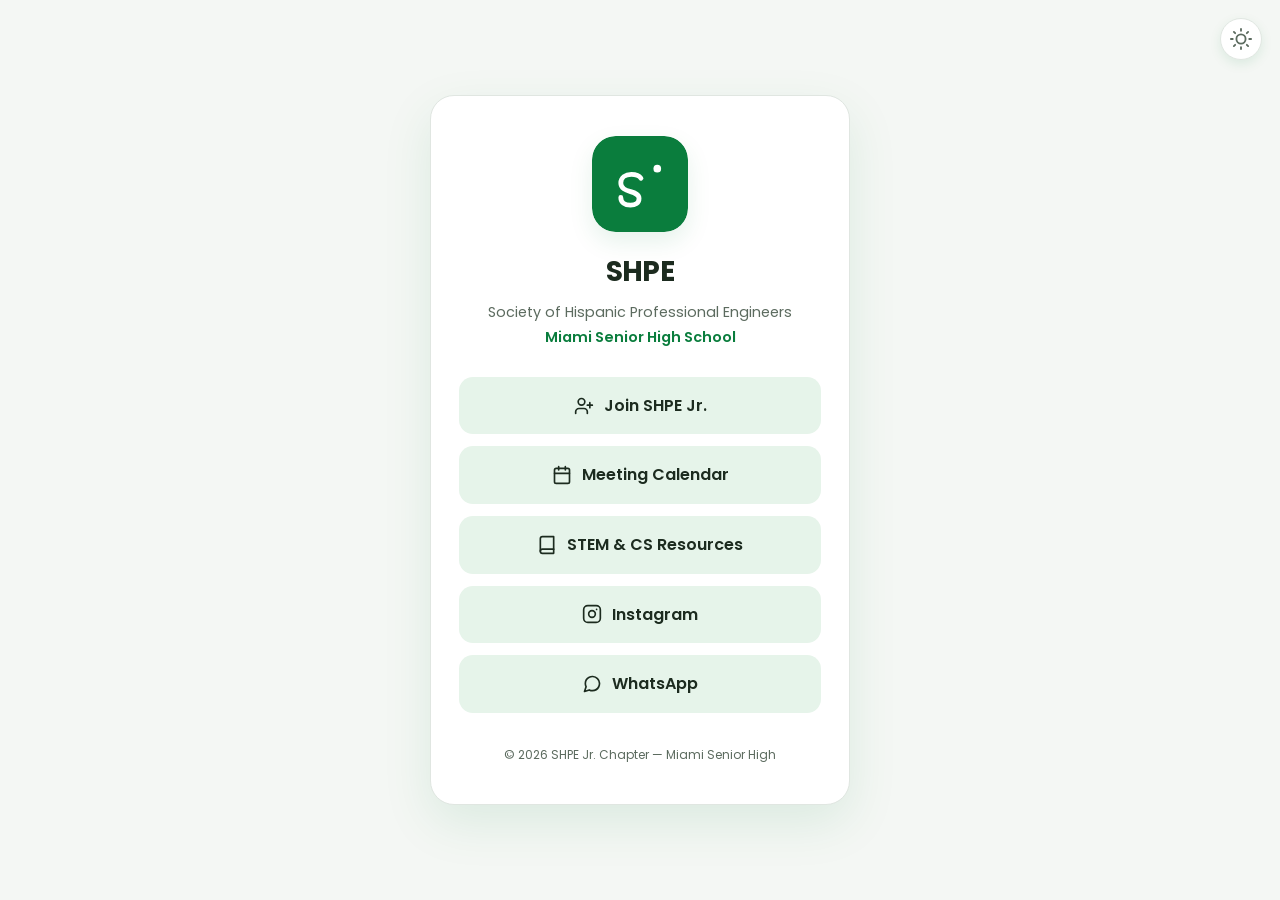
<file: index.html>
<!DOCTYPE html>
<html lang="en">
<head>
    <meta charset="UTF-8">
    <!-- Makes the page look good on phones by matching the screen width -->
    <meta name="viewport" content="width=device-width, initial-scale=1.0">

    <title>SHPE Jr. — Miami Senior High</title>

    <!-- This text shows up when someone shares the link on social media -->
    <meta name="description" content="Society of Hispanic Professional Engineers Jr. Chapter at Miami Senior High School. Connect with us and join our community.">

    <!-- Link to the stylesheet (the file that controls how everything looks) -->
    <link rel="stylesheet" href="style.css">

    <!-- Load a clean font from Google Fonts -->
    <link rel="preconnect" href="https://fonts.googleapis.com">
    <link rel="preconnect" href="https://fonts.gstatic.com" crossorigin>
    <link href="https://fonts.googleapis.com/css2?family=Poppins:wght@400;500;600;700&display=swap" rel="stylesheet">
</head>

<body>
    <!-- Dark mode toggle button (sun/moon icon) -->
    <button class="theme-toggle" data-theme-toggle aria-label="Switch to dark mode">
        <svg width="22" height="22" viewBox="0 0 24 24" fill="none" stroke="currentColor" stroke-width="2" stroke-linecap="round">
            <circle cx="12" cy="12" r="5"></circle>
            <path d="M12 1v2M12 21v2M4.22 4.22l1.42 1.42M18.36 18.36l1.42 1.42M1 12h2M21 12h2M4.22 19.78l1.42-1.42M18.36 5.64l1.42-1.42"></path>
        </svg>
    </button>

    <!-- Main content card -->
    <main class="container">

        <!-- Logo / profile circle -->
        <div class="profile">
            <!-- A simple SVG logo mark (no official SHPE logo used) -->
            <svg class="logo" viewBox="0 0 100 100" role="img" aria-label="SHPE Jr. logo">
                <rect width="100" height="100" rx="24" fill="currentColor"></rect>
                <path d="M30 64c0 5 4 8 10 8 5 0 9-2 9-7 0-9-19-5-19-16 0-6 5-9 11-9 4 0 8 1 10 4" stroke="#fff" stroke-width="5" fill="none" stroke-linecap="round" stroke-linejoin="round"></path>
                <circle cx="68" cy="34" r="4" fill="#fff"></circle>
            </svg>
            <h1 class="name">SHPE</h1>
            <p class="tagline">Society of Hispanic Professional Engineers</p>
            <p class="school">Miami Senior High School</p>
        </div>

        <!-- Link buttons -->
        <nav class="links" aria-label="Chapter links">

            
        <a class="link-button" href="join.html">
                <svg class="icon" viewBox="0 0 24 24" fill="none" stroke="currentColor" stroke-width="2" stroke-linecap="round" stroke-linejoin="round">
                <path d="M16 21v-2a4 4 0 0 0-4-4H6a4 4 0 0 0-4 4v2"></path>
                <circle cx="9" cy="7" r="4"></circle>
                <path d="M19 8v6M16 11h6"></path>
                </svg>
                <span>Join SHPE Jr.</span>
        </a>
            <!-- TODO: Replace the # below with your real Google Calendar or RSVP form link -->
            <a class="link-button" href="calendar.html">
                <svg class="icon" viewBox="0 0 24 24" fill="none" stroke="currentColor" stroke-width="2" stroke-linecap="round" stroke-linejoin="round">
                <rect x="3" y="4" width="18" height="18" rx="2"></rect>
                <path d="M16 2v4M8 2v4M3 10h18"></path>
                </svg>
                <span>Meeting Calendar</span>
            </a>

            <a class="link-button" href="resources.html">
                <svg class="icon" viewBox="0 0 24 24" fill="none" stroke="currentColor" stroke-width="2" stroke-linecap="round" stroke-linejoin="round">
                <path d="M4 19.5A2.5 2.5 0 0 1 6.5 17H20"></path>
                <path d="M6.5 2H20v20H6.5A2.5 2.5 0 0 1 4 19.5v-15A2.5 2.5 0 0 1 6.5 2z"></path>
                </svg>
                <span>STEM &amp; CS Resources</span>
            </a>
            <a class="link-button" href="https://www.instagram.com/mhs.shpe/" target="_blank" rel="noopener">
                <svg class="icon" viewBox="0 0 24 24" fill="none" stroke="currentColor" stroke-width="2" stroke-linecap="round" stroke-linejoin="round">
                    <rect x="2" y="2" width="20" height="20" rx="5"></rect>
                    <circle cx="12" cy="12" r="4"></circle>
                    <circle cx="17.5" cy="6.5" r="1" fill="currentColor" stroke="none"></circle>
                </svg>
                <span>Instagram</span>
            </a>

            <a class="link-button" href="https://chat.whatsapp.com/G0UZzJIZAsCB2V5xXMhcQR" target="_blank" rel="noopener">
                <svg class="icon" viewBox="0 0 24 24" fill="none" stroke="currentColor" stroke-width="2" stroke-linecap="round" stroke-linejoin="round">
                    <path d="M21 11.5a8.38 8.38 0 0 1-.9 3.8 8.5 8.5 0 0 1-7.6 4.7 8.38 8.38 0 0 1-3.8-.9L3 21l1.9-5.7a8.38 8.38 0 0 1-.9-3.8 8.5 8.5 0 0 1 4.7-7.6 8.38 8.38 0 0 1 3.8-.9h.5a8.48 8.48 0 0 1 8 8v.5z"></path>
                </svg>
                <span>WhatsApp</span>
            </a>

        </nav>

        <!-- Footer -->
        <footer class="footer">
            <p>© <span id="year"></span> SHPE Jr. Chapter — Miami Senior High</p>
        </footer>

    </main>

    <!-- Small script for the dark mode toggle and the year in the footer -->
    <script>
    (function () {
        var toggle = document.querySelector('[data-theme-toggle]');
        var root = document.documentElement;

        var savedTheme = localStorage.getItem('shpe-theme');

        var mode = savedTheme || (
            matchMedia('(prefers-color-scheme: dark)').matches
                ? 'dark'
                : 'light'
        );

        root.setAttribute('data-theme', mode);

        toggle.setAttribute(
            'aria-label',
            'Switch to ' + (mode === 'dark' ? 'light' : 'dark') + ' mode'
        );

        toggle.addEventListener('click', function () {
            mode = mode === 'dark' ? 'light' : 'dark';

            root.setAttribute('data-theme', mode);
            localStorage.setItem('shpe-theme', mode);

            toggle.setAttribute(
                'aria-label',
                'Switch to ' + (mode === 'dark' ? 'light' : 'dark') + ' mode'
            );
        });
    })();

    document.getElementById('year').textContent = new Date().getFullYear();
</script>
</body>
</html>
</file>
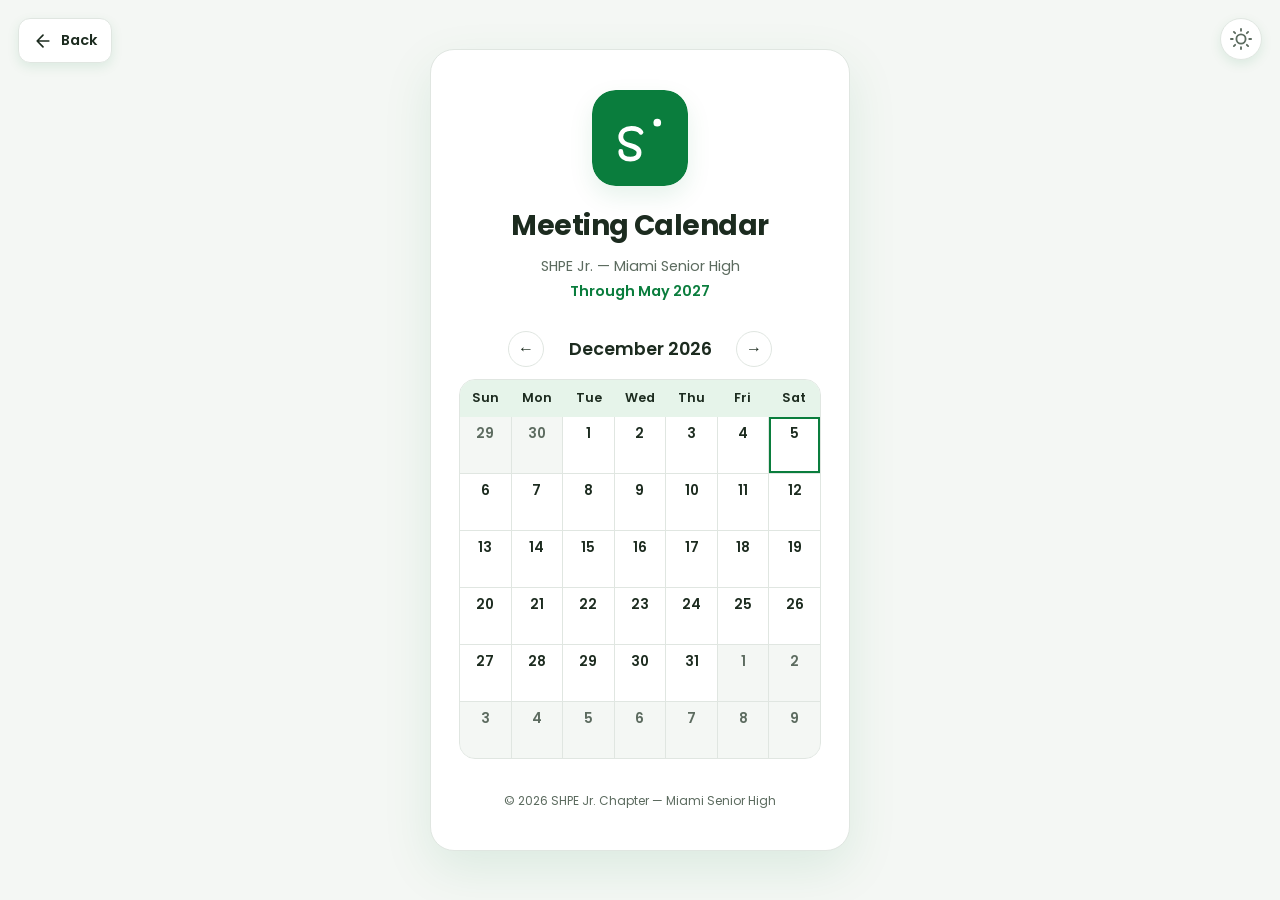
<file: calendar.html>
<!DOCTYPE html>
<html lang="en">
<head>
    <meta charset="UTF-8">
    <meta name="viewport" content="width=device-width, initial-scale=1.0">
    <title>Meeting Calendar — SHPE Jr.</title>
    <meta name="description" content="Meeting calendar for SHPE Jr. Chapter at Miami Senior High School.">

    <link rel="stylesheet" href="style.css">

    <link rel="preconnect" href="https://fonts.googleapis.com">
    <link rel="preconnect" href="https://fonts.gstatic.com" crossorigin>
    <link href="https://fonts.googleapis.com/css2?family=Poppins:wght@400;500;600;700&display=swap" rel="stylesheet">
</head>
<body>
    <button class="theme-toggle" data-theme-toggle aria-label="Switch to dark mode">
        <svg width="22" height="22" viewBox="0 0 24 24" fill="none" stroke="currentColor" stroke-width="2" stroke-linecap="round">
            <circle cx="12" cy="12" r="5"></circle>
            <path d="M12 1v2M12 21v2M4.22 4.22l1.42 1.42M18.36 18.36l1.42 1.42M1 12h2M21 12h2M4.22 19.78l1.42-1.42M18.36 5.64l1.42-1.42"></path>
        </svg>
    </button>

    <main class="container">
        <!-- Back button -->
<a href="index.html" class="back-button" aria-label="Back to home">
    <svg width="20" height="20" viewBox="0 0 24 24" fill="none" stroke="currentColor" stroke-width="2" stroke-linecap="round" stroke-linejoin="round">
        <path d="M19 12H5M12 19l-7-7 7-7"/>
    </svg>
    <span>Back</span>
</a>
        <div class="profile">
            <svg class="logo" viewBox="0 0 100 100" role="img" aria-label="SHPE Jr. logo">
                <rect width="100" height="100" rx="24" fill="currentColor"></rect>
                <path d="M30 64c0 5 4 8 10 8 5 0 9-2 9-7 0-9-19-5-19-16 0-6 5-9 11-9 4 0 8 1 10 4" stroke="#fff" stroke-width="5" fill="none" stroke-linecap="round" stroke-linejoin="round"></path>
                <circle cx="68" cy="34" r="4" fill="#fff"></circle>
            </svg>
            <h1 class="name">Meeting Calendar</h1>
            <p class="tagline">SHPE Jr. — Miami Senior High</p>
            <p class="school">Through May 2027</p>
        </div>

        <!-- Month selector -->
        <div class="calendar-controls">
            <button id="prev-month" class="month-btn" aria-label="Previous month">←</button>
            <h2 id="current-month-label" class="month-label"></h2>
            <button id="next-month" class="month-btn" aria-label="Next month">→</button>
        </div>

        <!-- Calendar grid -->
        <div class="calendar">
            <div class="calendar-header">
                <div>Sun</div>
                <div>Mon</div>
                <div>Tue</div>
                <div>Wed</div>
                <div>Thu</div>
                <div>Fri</div>
                <div>Sat</div>
            </div>
            <div id="calendar-days" class="calendar-days"></div>
        </div>

        <!-- Selected day details -->
        <div id="day-details" class="day-details" hidden>
            <h3 id="selected-date-title"></h3>
            <ul id="meeting-list"></ul>
        </div>

        <footer class="footer">
            <p>© <span id="year"></span> SHPE Jr. Chapter — Miami Senior High</p>
        </footer>
    </main>

    <script src="calendar.js"></script>
    <script>
    (function () {
        var toggle = document.querySelector('[data-theme-toggle]');
        var root = document.documentElement;

        var savedTheme = localStorage.getItem('shpe-theme');

        var mode = savedTheme || (
            matchMedia('(prefers-color-scheme: dark)').matches
                ? 'dark'
                : 'light'
        );

        root.setAttribute('data-theme', mode);

        toggle.setAttribute(
            'aria-label',
            'Switch to ' + (mode === 'dark' ? 'light' : 'dark') + ' mode'
        );

        toggle.addEventListener('click', function () {
            mode = mode === 'dark' ? 'light' : 'dark';

            root.setAttribute('data-theme', mode);
            localStorage.setItem('shpe-theme', mode);

            toggle.setAttribute(
                'aria-label',
                'Switch to ' + (mode === 'dark' ? 'light' : 'dark') + ' mode'
            );
        });
    })();

    document.getElementById('year').textContent = new Date().getFullYear();
</script>
</body>
</html>
</file>
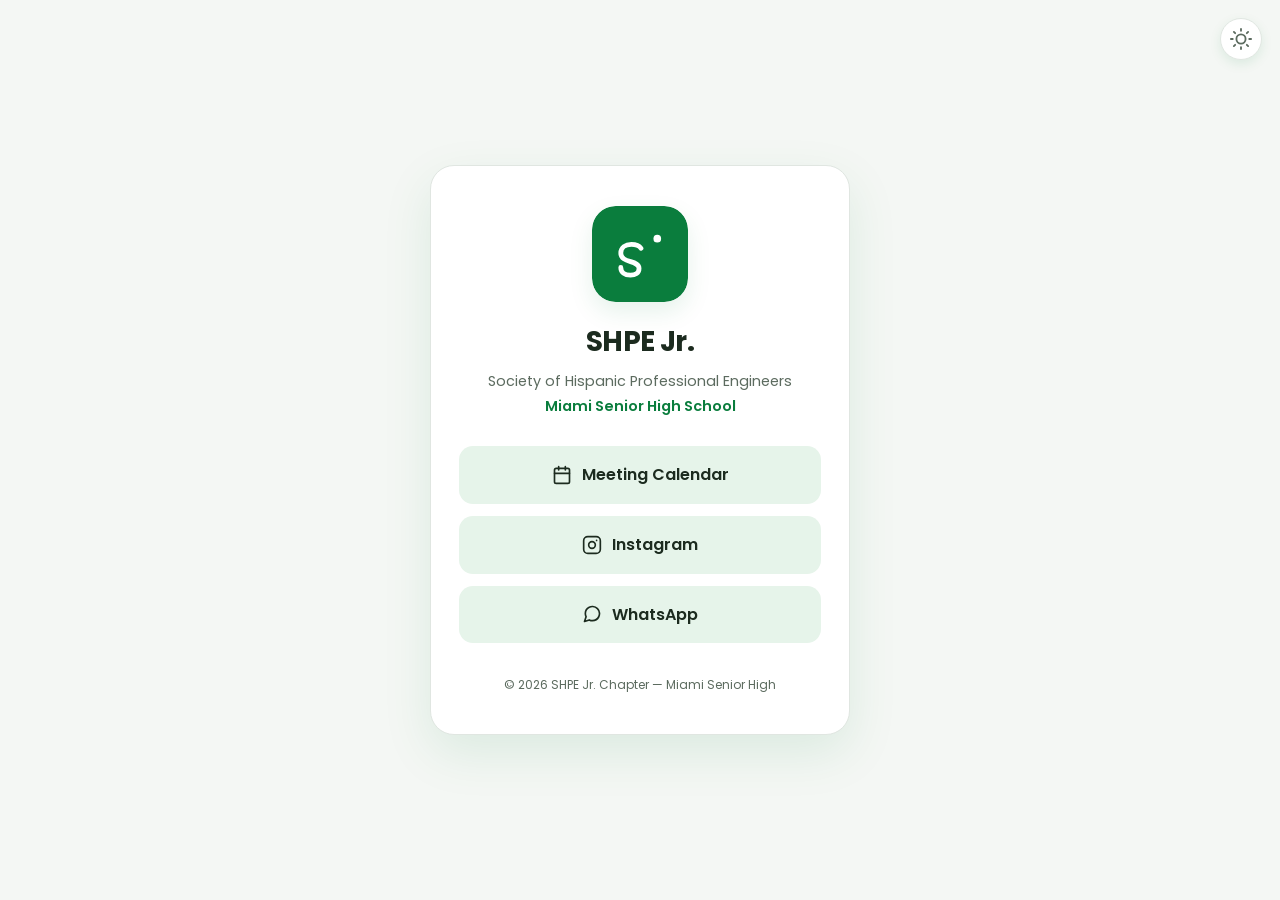
<file: index (1).html>
<!DOCTYPE html>
<html lang="en">
<head>
    <meta charset="UTF-8">
    <!-- Makes the page look good on phones by matching the screen width -->
    <meta name="viewport" content="width=device-width, initial-scale=1.0">

    <title>SHPE Jr. — Miami Senior High</title>

    <!-- This text shows up when someone shares the link on social media -->
    <meta name="description" content="Society of Hispanic Professional Engineers Jr. Chapter at Miami Senior High School. Connect with us and join our community.">

    <!-- Link to the stylesheet (the file that controls how everything looks) -->
    <link rel="stylesheet" href="style.css">

    <!-- Load a clean font from Google Fonts -->
    <link rel="preconnect" href="https://fonts.googleapis.com">
    <link rel="preconnect" href="https://fonts.gstatic.com" crossorigin>
    <link href="https://fonts.googleapis.com/css2?family=Poppins:wght@400;500;600;700&display=swap" rel="stylesheet">
</head>

<body>
    <!-- Dark mode toggle button (sun/moon icon) -->
    <button class="theme-toggle" data-theme-toggle aria-label="Switch to dark mode">
        <svg width="22" height="22" viewBox="0 0 24 24" fill="none" stroke="currentColor" stroke-width="2" stroke-linecap="round">
            <circle cx="12" cy="12" r="5"></circle>
            <path d="M12 1v2M12 21v2M4.22 4.22l1.42 1.42M18.36 18.36l1.42 1.42M1 12h2M21 12h2M4.22 19.78l1.42-1.42M18.36 5.64l1.42-1.42"></path>
        </svg>
    </button>

    <!-- Main content card -->
    <main class="container">

        <!-- Logo / profile circle -->
        <div class="profile">
            <!-- A simple SVG logo mark (no official SHPE logo used) -->
            <svg class="logo" viewBox="0 0 100 100" role="img" aria-label="SHPE Jr. logo">
                <rect width="100" height="100" rx="24" fill="currentColor"></rect>
                <path d="M30 64c0 5 4 8 10 8 5 0 9-2 9-7 0-9-19-5-19-16 0-6 5-9 11-9 4 0 8 1 10 4" stroke="#fff" stroke-width="5" fill="none" stroke-linecap="round" stroke-linejoin="round"></path>
                <circle cx="68" cy="34" r="4" fill="#fff"></circle>
            </svg>
            <h1 class="name">SHPE Jr.</h1>
            <p class="tagline">Society of Hispanic Professional Engineers</p>
            <p class="school">Miami Senior High School</p>
        </div>

        <!-- Link buttons -->
        <nav class="links" aria-label="Chapter links">

            <!-- TODO: Replace the # below with your real Google Calendar or RSVP form link -->
            <a class="link-button" href="#">
                <svg class="icon" viewBox="0 0 24 24" fill="none" stroke="currentColor" stroke-width="2" stroke-linecap="round" stroke-linejoin="round">
                    <rect x="3" y="4" width="18" height="18" rx="2"></rect>
                    <path d="M16 2v4M8 2v4M3 10h18"></path>
                </svg>
                <span>Meeting Calendar</span>
            </a>

            <a class="link-button" href="https://www.instagram.com/mhs.shpe/" target="_blank" rel="noopener">
                <svg class="icon" viewBox="0 0 24 24" fill="none" stroke="currentColor" stroke-width="2" stroke-linecap="round" stroke-linejoin="round">
                    <rect x="2" y="2" width="20" height="20" rx="5"></rect>
                    <circle cx="12" cy="12" r="4"></circle>
                    <circle cx="17.5" cy="6.5" r="1" fill="currentColor" stroke="none"></circle>
                </svg>
                <span>Instagram</span>
            </a>

            <a class="link-button" href="https://chat.whatsapp.com/G0UZzJIZAsCB2V5xXMhcQR" target="_blank" rel="noopener">
                <svg class="icon" viewBox="0 0 24 24" fill="none" stroke="currentColor" stroke-width="2" stroke-linecap="round" stroke-linejoin="round">
                    <path d="M21 11.5a8.38 8.38 0 0 1-.9 3.8 8.5 8.5 0 0 1-7.6 4.7 8.38 8.38 0 0 1-3.8-.9L3 21l1.9-5.7a8.38 8.38 0 0 1-.9-3.8 8.5 8.5 0 0 1 4.7-7.6 8.38 8.38 0 0 1 3.8-.9h.5a8.48 8.48 0 0 1 8 8v.5z"></path>
                </svg>
                <span>WhatsApp</span>
            </a>

        </nav>

        <!-- Footer -->
        <footer class="footer">
            <p>© <span id="year"></span> SHPE Jr. Chapter — Miami Senior High</p>
        </footer>

    </main>

    <!-- Small script for the dark mode toggle and the year in the footer -->
    <script>
        // Dark mode toggle
        (function () {
            var toggle = document.querySelector('[data-theme-toggle]');
            var root = document.documentElement;
            var mode = matchMedia('(prefers-color-scheme:dark)').matches ? 'dark' : 'light';
            root.setAttribute('data-theme', mode);

            toggle.addEventListener('click', function () {
                mode = mode === 'dark' ? 'light' : 'dark';
                root.setAttribute('data-theme', mode);
                toggle.setAttribute('aria-label', 'Switch to ' + (mode === 'dark' ? 'light' : 'dark') + ' mode');
            });
        })();

        // Put the current year in the footer
        document.getElementById('year').textContent = new Date().getFullYear();
    </script>
</body>
</html>
</file>
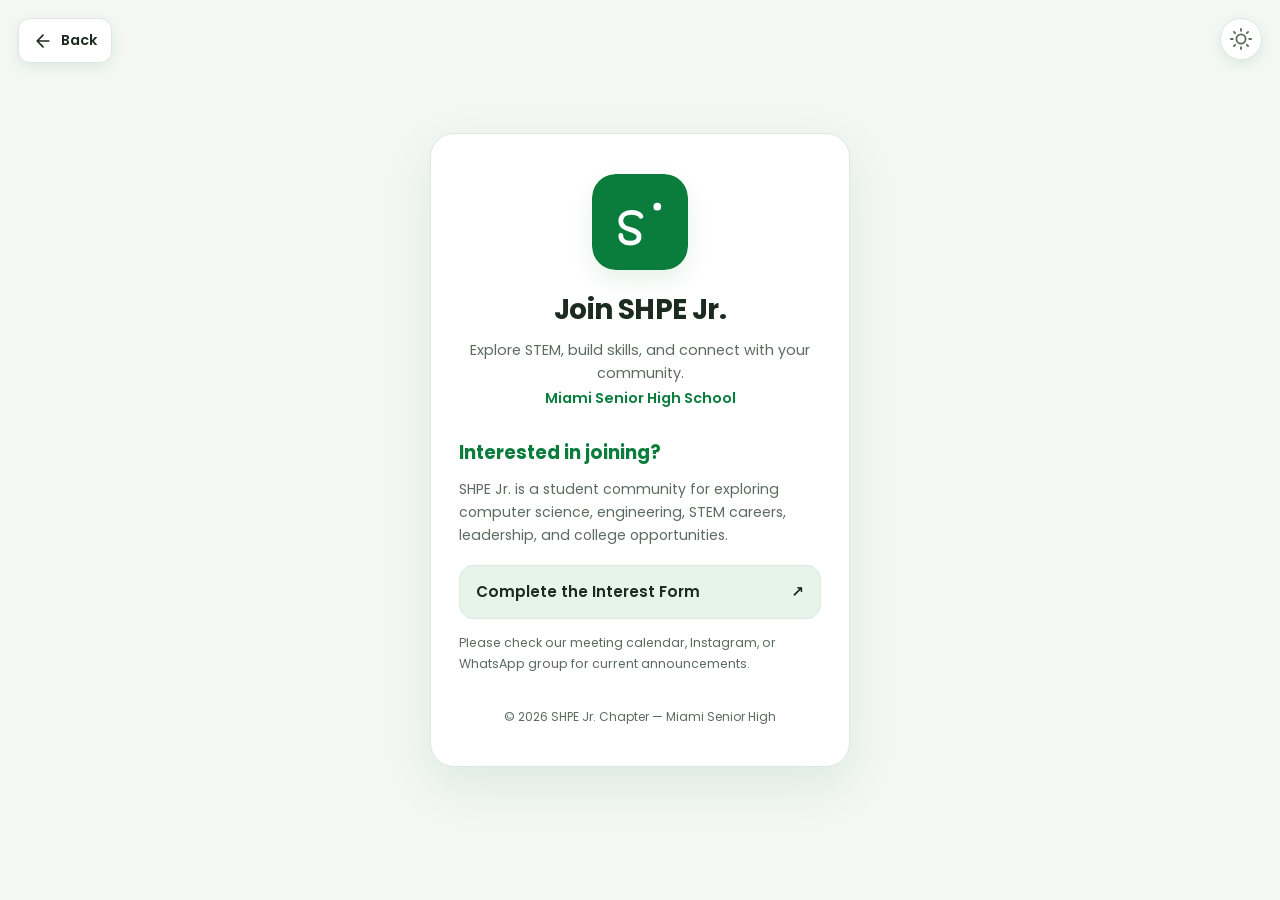
<file: join.html>
<!DOCTYPE html>
<html lang="en">
<head>
    <meta charset="UTF-8">
    <meta name="viewport" content="width=device-width, initial-scale=1.0">

    <title>Join SHPE Jr. — Miami Senior High</title>
    <meta
        name="description"
        content="Learn how to join the SHPE Jr. Chapter at Miami Senior High School."
    >

    <link rel="stylesheet" href="style.css">

    <link rel="preconnect" href="https://fonts.googleapis.com">
    <link rel="preconnect" href="https://fonts.gstatic.com" crossorigin>
    <link href="https://fonts.googleapis.com/css2?family=Poppins:wght@400;500;600;700&display=swap" rel="stylesheet">
</head>

<body>
    <!-- Back button -->
    <a href="index.html" class="back-button" aria-label="Back to home">
        <svg width="20" height="20" viewBox="0 0 24 24" fill="none" stroke="currentColor" stroke-width="2" stroke-linecap="round" stroke-linejoin="round">
            <path d="M19 12H5M12 19l-7-7 7-7"></path>
        </svg>
        <span>Back</span>
    </a>

    <!-- Theme button -->
    <button class="theme-toggle" data-theme-toggle aria-label="Switch to dark mode">
        <svg width="22" height="22" viewBox="0 0 24 24" fill="none" stroke="currentColor" stroke-width="2" stroke-linecap="round">
            <circle cx="12" cy="12" r="5"></circle>
            <path d="M12 1v2M12 21v2M4.22 4.22l1.42 1.42M18.36 18.36l1.42 1.42M1 12h2M21 12h2M4.22 19.78l1.42-1.42M18.36 5.64l1.42-1.42"></path>
        </svg>
    </button>

    <main class="container">
        <div class="profile">
            <svg class="logo" viewBox="0 0 100 100" role="img" aria-label="SHPE Jr. logo">
                <rect width="100" height="100" rx="24" fill="currentColor"></rect>
                <path d="M30 64c0 5 4 8 10 8 5 0 9-2 9-7 0-9-19-5-19-16 0-6 5-9 11-9 4 0 8 1 10 4" stroke="#fff" stroke-width="5" fill="none" stroke-linecap="round" stroke-linejoin="round"></path>
                <circle cx="68" cy="34" r="4" fill="#fff"></circle>
            </svg>

            <h1 class="name">Join SHPE Jr.</h1>
            <p class="tagline">Explore STEM, build skills, and connect with your community.</p>
            <p class="school">Miami Senior High School</p>
        </div>

        <section class="join-section">
            <h2>Interested in joining?</h2>

            <p>
                SHPE Jr. is a student community for exploring computer science,
                engineering, STEM careers, leadership, and college opportunities.
            </p>

           

            <!-- Replace href="#" with the approved school or Google Form link later. -->

        <a
            class="join-button"
            href="https://forms.gle/7heesxzQjLmuaD41A"
            target="_blank"
            rel="noopener"
        >
            <span>Complete the Interest Form</span>
            <span>↗</span>
        </a>


            <p class="join-note">
                Please check our meeting calendar, Instagram, or WhatsApp group for
                current announcements.
            </p>
        </section>

        <footer class="footer">
            <p>© <span id="year"></span> SHPE Jr. Chapter — Miami Senior High</p>
        </footer>
    </main>

    <script>
        (function () {
            var toggle = document.querySelector('[data-theme-toggle]');
            var root = document.documentElement;

            var savedTheme = localStorage.getItem('shpe-theme');

            var mode = savedTheme || (
                matchMedia('(prefers-color-scheme: dark)').matches
                    ? 'dark'
                    : 'light'
            );

            root.setAttribute('data-theme', mode);

            toggle.setAttribute(
                'aria-label',
                'Switch to ' + (mode === 'dark' ? 'light' : 'dark') + ' mode'
            );

            toggle.addEventListener('click', function () {
                mode = mode === 'dark' ? 'light' : 'dark';

                root.setAttribute('data-theme', mode);
                localStorage.setItem('shpe-theme', mode);

                toggle.setAttribute(
                    'aria-label',
                    'Switch to ' + (mode === 'dark' ? 'light' : 'dark') + ' mode'
                );
            });
        })();

        document.getElementById('year').textContent = new Date().getFullYear();
    </script>
</body>
</html>
</file>
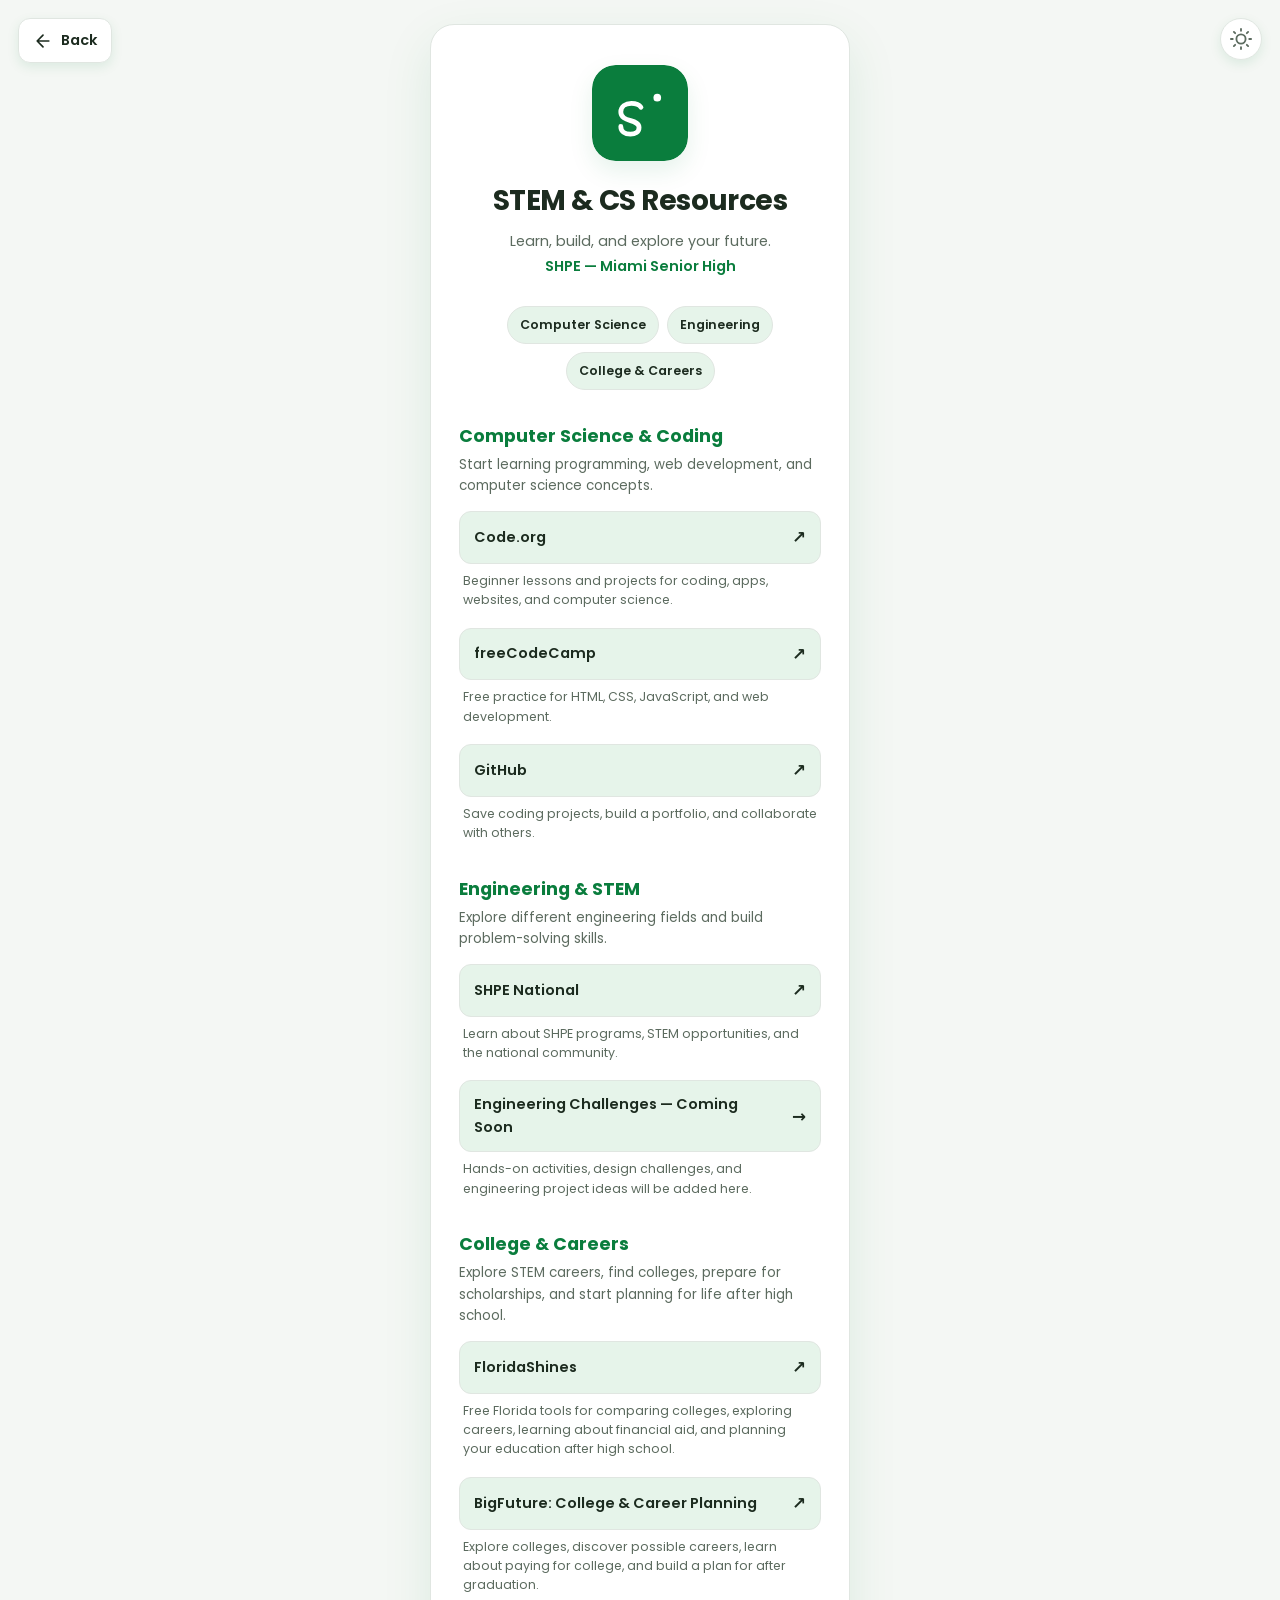
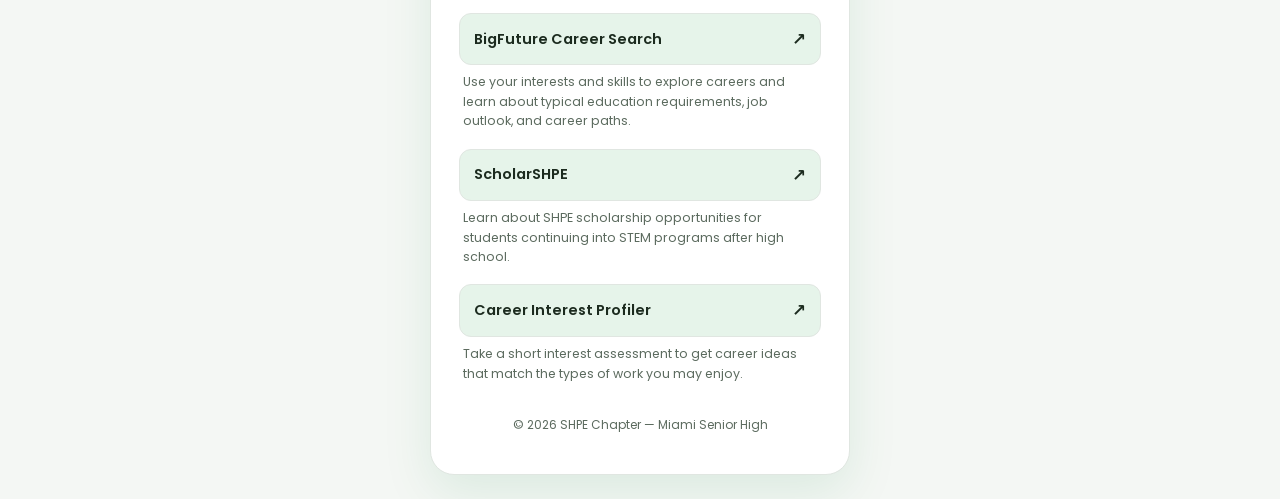
<file: resources.html>
<!DOCTYPE html>
<html lang="en">
<head>
    <meta charset="UTF-8">
    <meta name="viewport" content="width=device-width, initial-scale=1.0">

    <title>STEM & CS Resources — SHPE</title>
    <meta name="description" content="STEM, computer science, engineering, and college resources for SHPE = members.">

    <link rel="stylesheet" href="style.css">

    <link rel="preconnect" href="https://fonts.googleapis.com">
    <link rel="preconnect" href="https://fonts.gstatic.com" crossorigin>
    <link href="https://fonts.googleapis.com/css2?family=Poppins:wght@400;500;600;700&display=swap" rel="stylesheet">
</head>

<body>
    <!-- Back button -->
    <a href="index.html" class="back-button" aria-label="Back to home">
        <svg width="20" height="20" viewBox="0 0 24 24" fill="none" stroke="currentColor" stroke-width="2" stroke-linecap="round" stroke-linejoin="round">
            <path d="M19 12H5M12 19l-7-7 7-7"></path>
        </svg>
        <span>Back</span>
    </a>

    <!-- Dark mode button -->
    <button class="theme-toggle" data-theme-toggle aria-label="Switch to dark mode">
        <svg width="22" height="22" viewBox="0 0 24 24" fill="none" stroke="currentColor" stroke-width="2" stroke-linecap="round">
            <circle cx="12" cy="12" r="5"></circle>
            <path d="M12 1v2M12 21v2M4.22 4.22l1.42 1.42M18.36 18.36l1.42 1.42M1 12h2M21 12h2M4.22 19.78l1.42-1.42M18.36 5.64l1.42-1.42"></path>
        </svg>
    </button>

    <main class="container">
        <div class="profile">
            <!-- Keep your current SVG logo for now -->
            <svg class="logo" viewBox="0 0 100 100" role="img" aria-label="SHPE logo">
                <rect width="100" height="100" rx="24" fill="currentColor"></rect>
                <path d="M30 64c0 5 4 8 10 8 5 0 9-2 9-7 0-9-19-5-19-16 0-6 5-9 11-9 4 0 8 1 10 4" stroke="#fff" stroke-width="5" fill="none" stroke-linecap="round" stroke-linejoin="round"></path>
                <circle cx="68" cy="34" r="4" fill="#fff"></circle>
            </svg>

            <h1 class="name">STEM &amp; CS Resources</h1>
            <p class="tagline">Learn, build, and explore your future.</p>
            <p class="school">SHPE — Miami Senior High</p>
        </div>

        <!-- Anchor navigation: these jump down the same page -->
        <nav class="resource-nav" aria-label="Resource categories">
            <a href="#computer-science">Computer Science</a>
            <a href="#engineering">Engineering</a>
            <a href="#college-careers">College &amp; Careers</a>
        </nav>

        <!-- Computer Science section -->
        <section id="computer-science" class="resource-section">
            <h2>Computer Science &amp; Coding</h2>
            <p class="resource-intro">Start learning programming, web development, and computer science concepts.</p>

            <a class="resource-link" href="https://code.org/" target="_blank" rel="noopener">
                <span>Code.org</span>
                <span class="resource-arrow">↗</span>
            </a>
            <p class="resource-description">Beginner lessons and projects for coding, apps, websites, and computer science.</p>

            <a class="resource-link" href="https://www.freecodecamp.org/" target="_blank" rel="noopener">
                <span>freeCodeCamp</span>
                <span class="resource-arrow">↗</span>
            </a>
            <p class="resource-description">Free practice for HTML, CSS, JavaScript, and web development.</p>

            <a class="resource-link" href="https://github.com/" target="_blank" rel="noopener">
                <span>GitHub</span>
                <span class="resource-arrow">↗</span>
            </a>
            <p class="resource-description">Save coding projects, build a portfolio, and collaborate with others.</p>
        </section>

        <!-- Engineering section -->
        <section id="engineering" class="resource-section">
            <h2>Engineering &amp; STEM</h2>
            <p class="resource-intro">Explore different engineering fields and build problem-solving skills.</p>

            <a class="resource-link" href="https://www.shpe.org/" target="_blank" rel="noopener">
                <span>SHPE National</span>
                <span class="resource-arrow">↗</span>
            </a>
            <p class="resource-description">Learn about SHPE programs, STEM opportunities, and the national community.</p>

            <!-- Replace # with a real link later -->
            <a class="resource-link" href="#" aria-label="Engineering resource coming soon">
                <span>Engineering Challenges — Coming Soon</span>
                <span class="resource-arrow">→</span>
            </a>
            <p class="resource-description">Hands-on activities, design challenges, and engineering project ideas will be added here.</p>
        </section>

        <!-- College section -->
        <!-- College and career section -->
<section id="college-careers" class="resource-section">
    <h2>College &amp; Careers</h2>
    <p class="resource-intro">
        Explore STEM careers, find colleges, prepare for scholarships, and start planning for life after high school.
    </p>

    <a class="resource-link" href="https://www.floridashines.org/" target="_blank" rel="noopener">
        <span>FloridaShines</span>
        <span class="resource-arrow">↗</span>
    </a>
    <p class="resource-description">
        Free Florida tools for comparing colleges, exploring careers, learning about financial aid, and planning your education after high school.
    </p>

    <a class="resource-link" href="https://bigfuture.collegeboard.org/" target="_blank" rel="noopener">
        <span>BigFuture: College &amp; Career Planning</span>
        <span class="resource-arrow">↗</span>
    </a>
    <p class="resource-description">
        Explore colleges, discover possible careers, learn about paying for college, and build a plan for after graduation.
    </p>

    <a class="resource-link" href="https://bigfuture.collegeboard.org/explore-careers" target="_blank" rel="noopener">
        <span>BigFuture Career Search</span>
        <span class="resource-arrow">↗</span>
    </a>
    <p class="resource-description">
        Use your interests and skills to explore careers and learn about typical education requirements, job outlook, and career paths.
    </p>

    <a class="resource-link" href="https://shpe.org/engage/programs/scholarshpe/" target="_blank" rel="noopener">
        <span>ScholarSHPE</span>
        <span class="resource-arrow">↗</span>
    </a>
    <p class="resource-description">
        Learn about SHPE scholarship opportunities for students continuing into STEM programs after high school.
    </p>

    <a class="resource-link" href="https://www.mynextmove.org/explore/ip" target="_blank" rel="noopener">
        <span>Career Interest Profiler</span>
        <span class="resource-arrow">↗</span>
    </a>
    <p class="resource-description">
        Take a short interest assessment to get career ideas that match the types of work you may enjoy.
    </p>
</section>

        <footer class="footer">
            <p>© <span id="year"></span> SHPE Chapter — Miami Senior High</p>
        </footer>
    </main>

    <script>
    (function () {
        var toggle = document.querySelector('[data-theme-toggle]');
        var root = document.documentElement;

        var savedTheme = localStorage.getItem('shpe-theme');

        var mode = savedTheme || (
            matchMedia('(prefers-color-scheme: dark)').matches
                ? 'dark'
                : 'light'
        );

        root.setAttribute('data-theme', mode);

        toggle.setAttribute(
            'aria-label',
            'Switch to ' + (mode === 'dark' ? 'light' : 'dark') + ' mode'
        );

        toggle.addEventListener('click', function () {
            mode = mode === 'dark' ? 'light' : 'dark';

            root.setAttribute('data-theme', mode);
            localStorage.setItem('shpe-theme', mode);

            toggle.setAttribute(
                'aria-label',
                'Switch to ' + (mode === 'dark' ? 'light' : 'dark') + ' mode'
            );
        });
    })();

    document.getElementById('year').textContent = new Date().getFullYear();
</script>
</body>
</html>
</file>
<file: style.css>
/* =========================================================
   SHPE Jr. Linktree — style.css
   This file controls how the page LOOKS.
   The index.html file controls what the page SAYS.
   ========================================================= */

/* ---------- Colors (Light Mode = default) ----------
   These are "variables". Think of them like nicknames for
   colors, so if you want to change the green later, you
   only change it here in one place. */
:root,
[data-theme='light'] {
    --color-bg: #f4f7f4;
    --color-surface: #ffffff;
    --color-text: #1c2b1f;
    --color-text-muted: #5c6b5f;
    --color-primary: #0a7d3d;        /* the main green */
    --color-primary-hover: #075e2d;   /* darker green on hover */
    --color-primary-soft: #e6f4ea;    /* light green background */
    --color-border: #e0e6e1;
    --color-shadow: rgba(10, 125, 61, 0.10);
}

/* ---------- Colors (Dark Mode) ---------- */
[data-theme='dark'] {
    --color-bg: #0f1410;
    --color-surface: #1a201b;
    --color-text: #e8efe8;
    --color-text-muted: #9aa89c;
    --color-primary: #3fbf6f;
    --color-primary-hover: #5ccf85;
    --color-primary-soft: #1d2a20;
    --color-border: #2a332b;
    --color-shadow: rgba(0, 0, 0, 0.40);
}

/* ---------- Reset ----------
   Removes the default spacing browsers add, so we start clean. */
*,
*::before,
*::after {
    box-sizing: border-box;
    margin: 0;
    padding: 0;
}

/* ---------- Page / Body ---------- */
body {
    font-family: 'Poppins', system-ui, -apple-system, sans-serif;
    background-color: var(--color-bg);
    color: var(--color-text);
    /* centers everything horizontally */
    text-align: center;
    /* makes the page fill the screen height */
    min-height: 100dvh;
    /* flexbox centers the content vertically too */
    display: flex;
    align-items: center;
    justify-content: center;
    padding: 24px 16px;
    line-height: 1.6;
}

/* ---------- Main container card ---------- */
.container {
    width: 100%;
    max-width: 420px;       /* never wider than a phone-ish width */
    background: var(--color-surface);
    border: 1px solid var(--color-border);
    border-radius: 24px;
    padding: 40px 28px;
    box-shadow: 0 18px 50px var(--color-shadow);
}

/* ---------- Dark mode button ---------- */
.theme-toggle {
    position: fixed;
    top: 18px;
    right: 18px;
    width: 42px;
    height: 42px;
    display: flex;
    align-items: center;
    justify-content: center;
    border-radius: 50%;
    color: var(--color-text-muted);
    background: var(--color-surface);
    border: 1px solid var(--color-border);
    box-shadow: 0 4px 12px var(--color-shadow);
    z-index: 10;
    transition: color 0.2s ease, transform 0.2s ease;
}
.theme-toggle:hover {
    color: var(--color-primary);
    transform: scale(1.08);
}

/* ---------- Profile / logo area ---------- */
.profile {
    margin-bottom: 28px;
}

.logo {
    width: 96px;
    height: 96px;
    border-radius: 24px;
    margin: 0 auto 18px;
    display: block;
    color: var(--color-primary);   /* the SVG "currentColor" uses this */
    box-shadow: 0 10px 24px var(--color-shadow);
}

.name {
    font-size: 1.75rem;
    font-weight: 700;
    letter-spacing: -0.02em;
    margin-bottom: 6px;
}

.tagline {
    font-size: 0.9rem;
    color: var(--color-text-muted);
    font-weight: 400;
}

.school {
    font-size: 0.9rem;
    color: var(--color-primary);
    font-weight: 600;
    margin-top: 2px;
}

/* ---------- Link buttons ---------- */
.links {
    display: flex;
    flex-direction: column;
    gap: 12px;
}

.link-button {
    display: flex;
    align-items: center;
    justify-content: center;
    gap: 10px;
    width: 100%;
    padding: 15px 20px;
    background-color: var(--color-primary-soft);
    color: var(--color-text);
    text-decoration: none;
    border-radius: 14px;
    font-weight: 600;
    font-size: 1rem;
    border: 1.5px solid transparent;
    transition: all 0.2s ease;
}

/* When you hover or tab to a button */
.link-button:hover,
.link-button:focus-visible {
    background-color: var(--color-primary);
    color: #ffffff;
    transform: translateY(-2px);
    box-shadow: 0 8px 20px var(--color-shadow);
    outline: none;
}

/* The little icon inside each button */
.icon {
    width: 20px;
    height: 20px;
    flex-shrink: 0;
}

/* ---------- Footer ---------- */
.footer {
    margin-top: 32px;
    font-size: 0.75rem;
    color: var(--color-text-muted);
}

/* ---------- Phones in landscape or very small screens ---------- */
@media (max-width: 360px) {
    .container {
        padding: 32px 18px;
    }
    .name {
        font-size: 1.5rem;
    }
}


/* ========== Calendar Page Styles ========== */

.calendar-controls {
    display: flex;
    align-items: center;
    justify-content: center;
    gap: 16px;
    margin: 18px 0 12px;
}

.month-btn {
    width: 36px;
    height: 36px;
    border-radius: 50%;
    border: 1px solid var(--color-border);
    background: var(--color-surface);
    color: var(--color-text);
    font-size: 1rem;
    display: flex;
    align-items: center;
    justify-content: center;
    cursor: pointer;
    transition: transform 0.15s ease, color 0.2s ease, background-color 0.2s ease;
}

.month-btn:hover {
    color: var(--color-primary);
    transform: scale(1.08);
    background: var(--color-primary-soft);
}

.month-label {
    font-size: 1.1rem;
    font-weight: 600;
    min-width: 160px;
    text-align: center;
}

/* Calendar grid */
.calendar {
    margin-top: 8px;
    border: 1px solid var(--color-border);
    border-radius: 16px;
    overflow: hidden;
    background: var(--color-surface);
}

.calendar-header {
    display: grid;
    grid-template-columns: repeat(7, 1fr);
    background: var(--color-primary-soft);
    color: var(--color-text);
    font-weight: 600;
    font-size: 0.8rem;
    text-align: center;
    padding: 8px 0;
}

.calendar-days {
    display: grid;
    grid-template-columns: repeat(7, 1fr);
    gap: 1px;
    background: var(--color-border);
}

.calendar-day {
    background: var(--color-surface);
    min-height: 56px;
    padding: 6px;
    font-size: 0.85rem;
    position: relative;
    cursor: pointer;
    transition: background-color 0.15s ease, transform 0.1s ease;
}

.calendar-day:hover {
    background: var(--color-primary-soft);
    transform: translateY(-1px);
}

.calendar-day.other-month {
    color: var(--color-text-muted);
    background: var(--color-bg);
}

.calendar-day.today {
    outline: 2px solid var(--color-primary);
    outline-offset: -2px;
}

.day-number {
    font-weight: 600;
    margin-bottom: 4px;
}

.meeting-dot {
    width: 6px;
    height: 6px;
    border-radius: 50%;
    background: var(--color-primary);
    display: inline-block;
    margin-right: 2px;
}

/* Day details panel */
.day-details {
    margin-top: 18px;
    border: 1px solid var(--color-border);
    border-radius: 14px;
    padding: 14px 16px;
    background: var(--color-surface);
    text-align: left;
}

.day-details h3 {
    margin: 0 0 8px;
    font-size: 1rem;
    font-weight: 600;
}

.day-details ul {
    margin: 0;
    padding-left: 18px;
    list-style: disc;
    color: var(--color-text);
}

.day-details li {
    margin-bottom: 4px;
    line-height: 1.5;
}

/* Small screens */
@media (max-width: 360px) {
    .calendar-day {
        min-height: 48px;
        font-size: 0.8rem;
    }
}

/* ========== Back Button (Calendar Page) ========== */

.back-button {
    position: fixed;
    top: 18px;
    left: 18px;
    display: inline-flex;
    align-items: center;
    gap: 8px;
    padding: 10px 14px;
    border-radius: 12px;
    background: var(--color-surface);
    color: var(--color-text);
    text-decoration: none;
    font-family: 'Poppins', system-ui, -apple-system, sans-serif;
    font-weight: 600;
    font-size: 0.9rem;
    border: 1px solid var(--color-border);
    box-shadow: 0 4px 12px var(--color-shadow);
    z-index: 20;
    transition: all 0.2s ease;
}

.back-button:hover,
.back-button:focus-visible {
    background: var(--color-primary);
    color: #ffffff;
    border-color: var(--color-primary);
    transform: translateY(-2px);
    box-shadow: 0 8px 20px var(--color-shadow);
    outline: none;
}

.back-button svg {
    flex-shrink: 0;
}

/* ========== Resources Page ========== */

/* Makes anchor links scroll smoothly to each section */
html {
    scroll-behavior: smooth;
}

/* Category buttons near the top of the resource page */
.resource-nav {
    display: flex;
    flex-wrap: wrap;
    justify-content: center;
    gap: 8px;
    margin: 0 0 28px;
}

.resource-nav a {
    padding: 8px 12px;
    border-radius: 999px;
    background: var(--color-primary-soft);
    border: 1px solid var(--color-border);
    color: var(--color-text);
    text-decoration: none;
    font-size: 0.78rem;
    font-weight: 600;
    transition: all 0.2s ease;
}

.resource-nav a:hover,
.resource-nav a:focus-visible {
    background: var(--color-primary);
    border-color: var(--color-primary);
    color: #ffffff;
    outline: none;
    transform: translateY(-1px);
}

/* Each topic area, such as Computer Science or Engineering */
.resource-section {
    margin-top: 28px;
    padding-top: 4px;
    text-align: left;
}

.resource-section h2 {
    color: var(--color-primary);
    font-size: 1.1rem;
    font-weight: 700;
    margin-bottom: 4px;
}

.resource-intro {
    color: var(--color-text-muted);
    font-size: 0.84rem;
    margin-bottom: 14px;
}

/* Resource website button */
.resource-link {
    display: flex;
    align-items: center;
    justify-content: space-between;
    gap: 12px;
    width: 100%;
    padding: 12px 14px;
    border: 1px solid var(--color-border);
    border-radius: 12px;
    background: var(--color-primary-soft);
    color: var(--color-text);
    text-decoration: none;
    font-size: 0.9rem;
    font-weight: 600;
    transition: all 0.2s ease;
}

.resource-link:hover,
.resource-link:focus-visible {
    background: var(--color-primary);
    border-color: var(--color-primary);
    color: #ffffff;
    box-shadow: 0 8px 20px var(--color-shadow);
    outline: none;
    transform: translateY(-2px);
}

.resource-arrow {
    flex-shrink: 0;
    font-size: 1.05rem;
}

.resource-description {
    margin: 7px 4px 18px;
    color: var(--color-text-muted);
    font-size: 0.78rem;
    line-height: 1.55;
}

/* Helps the section title stay visible below the page edge when an anchor is clicked */
.resource-section {
    scroll-margin-top: 20px;
}

/* ========== Join Page ========== */

.join-section {
    text-align: left;
}

.join-section h2 {
    color: var(--color-primary);
    font-size: 1.15rem;
    margin-bottom: 10px;
}

.join-section p {
    color: var(--color-text-muted);
    font-size: 0.88rem;
    margin-bottom: 14px;
    line-height: 1.65;
}

.join-button {
    display: flex;
    align-items: center;
    justify-content: space-between;
    gap: 12px;
    width: 100%;
    margin: 18px 0 14px;
    padding: 14px 16px;
    border-radius: 14px;
    background: var(--color-primary-soft);
    border: 1px solid var(--color-border);
    color: var(--color-text);
    text-decoration: none;
    font-size: 0.95rem;
    font-weight: 600;
}

.join-button-disabled {
    cursor: not-allowed;
    opacity: 0.72;
}

.join-note {
    font-size: 0.78rem !important;
}
</file>
